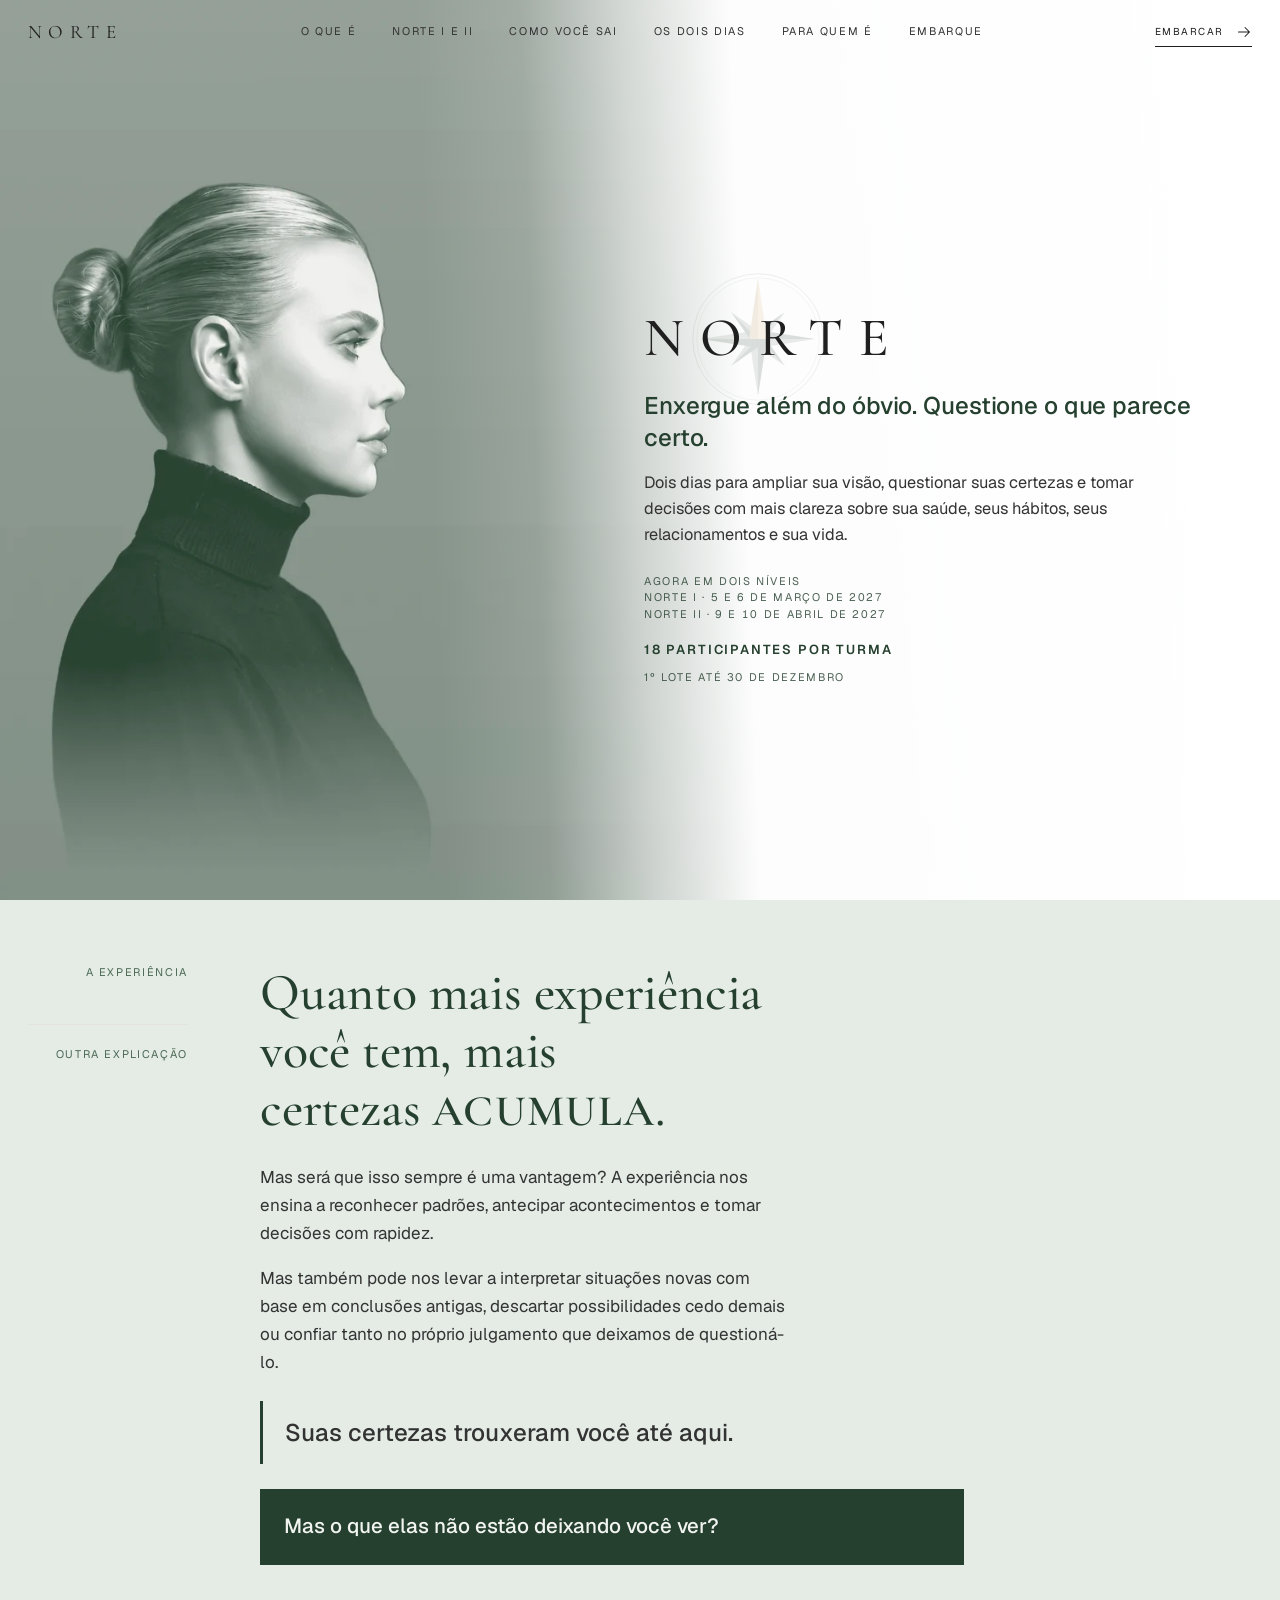
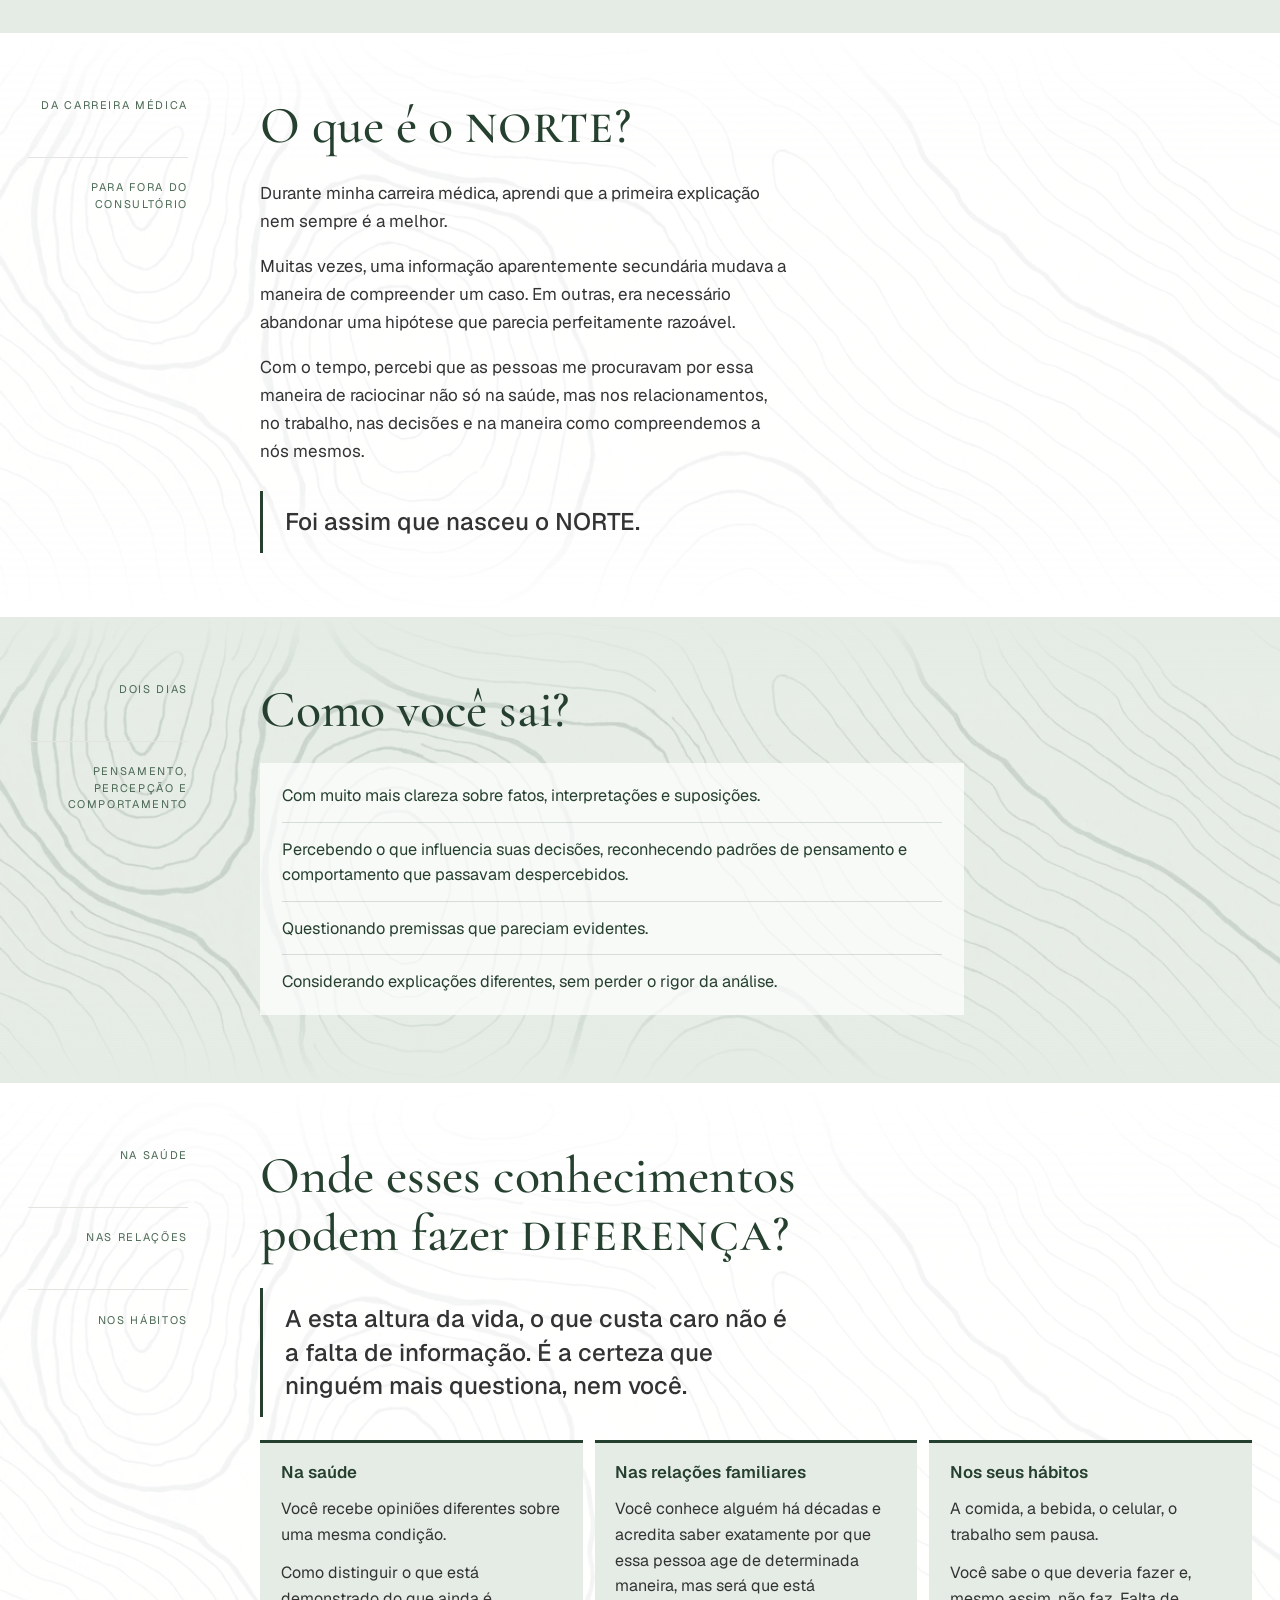
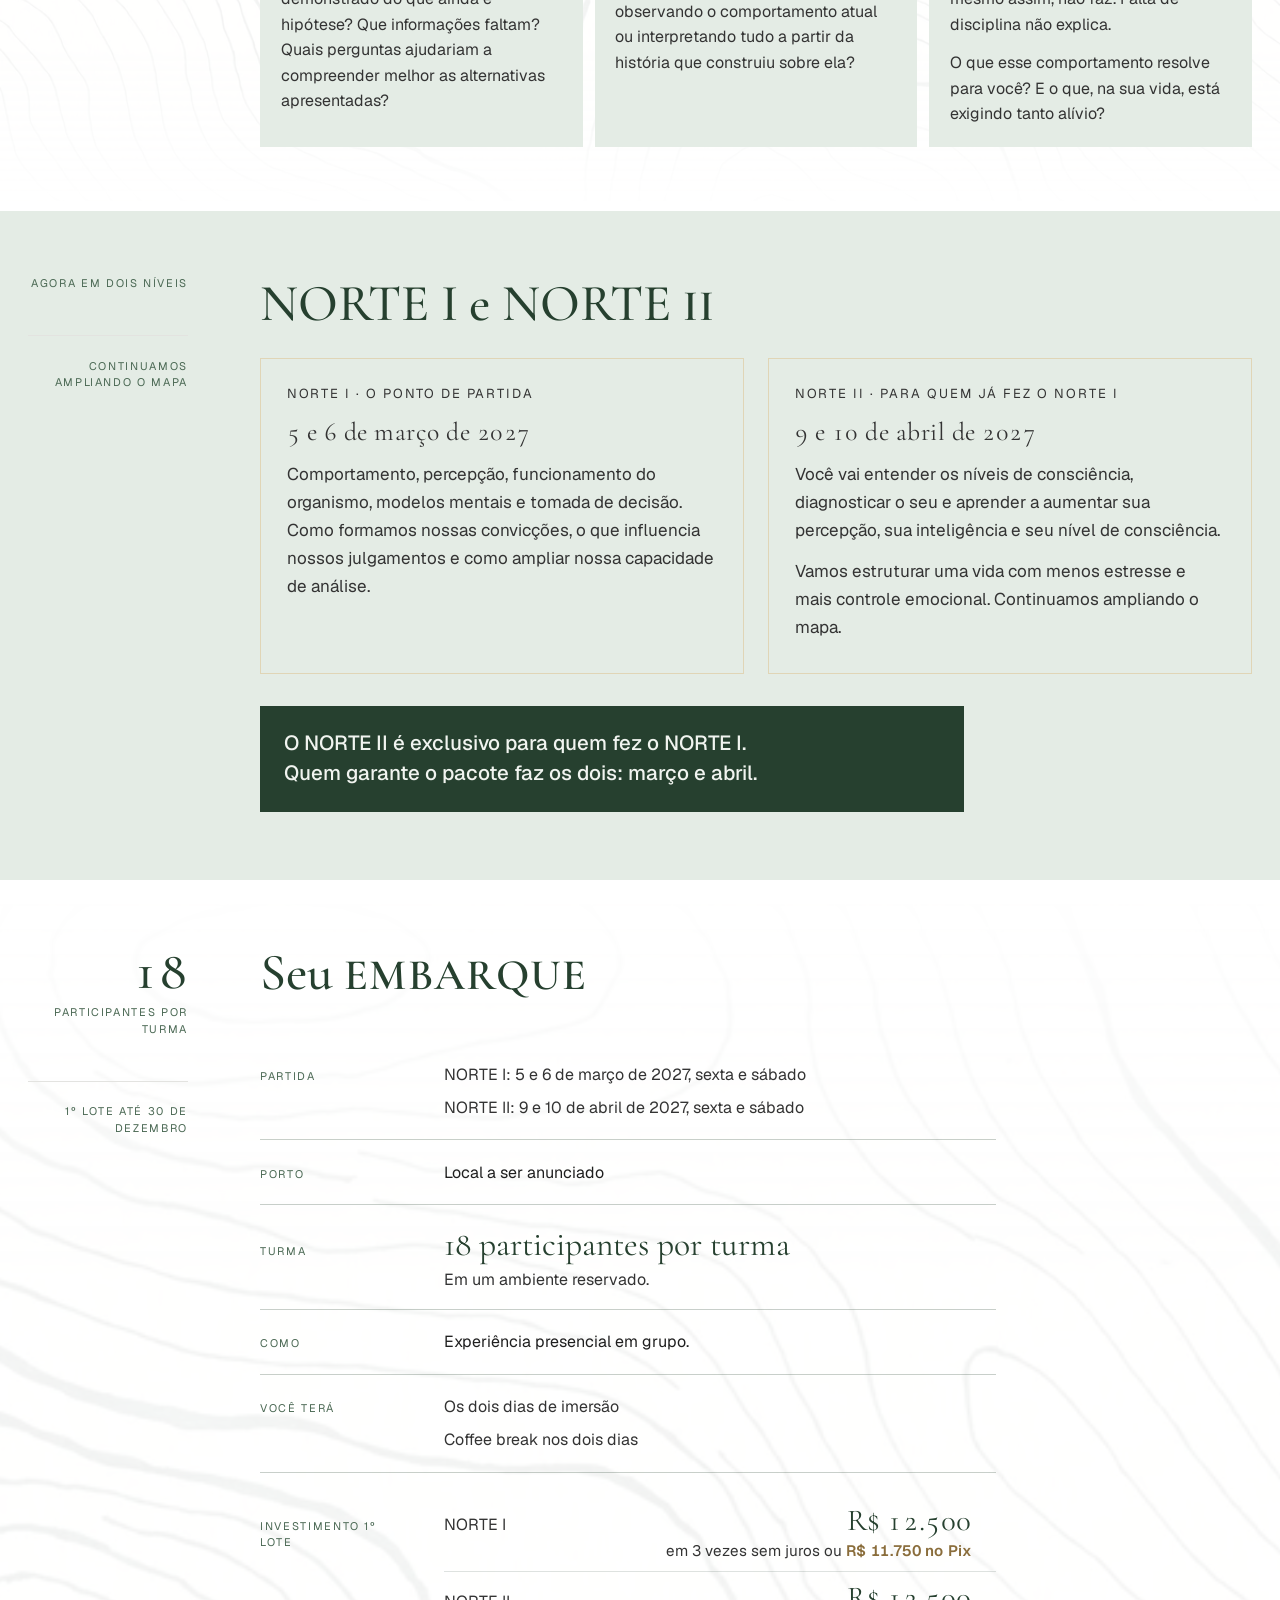
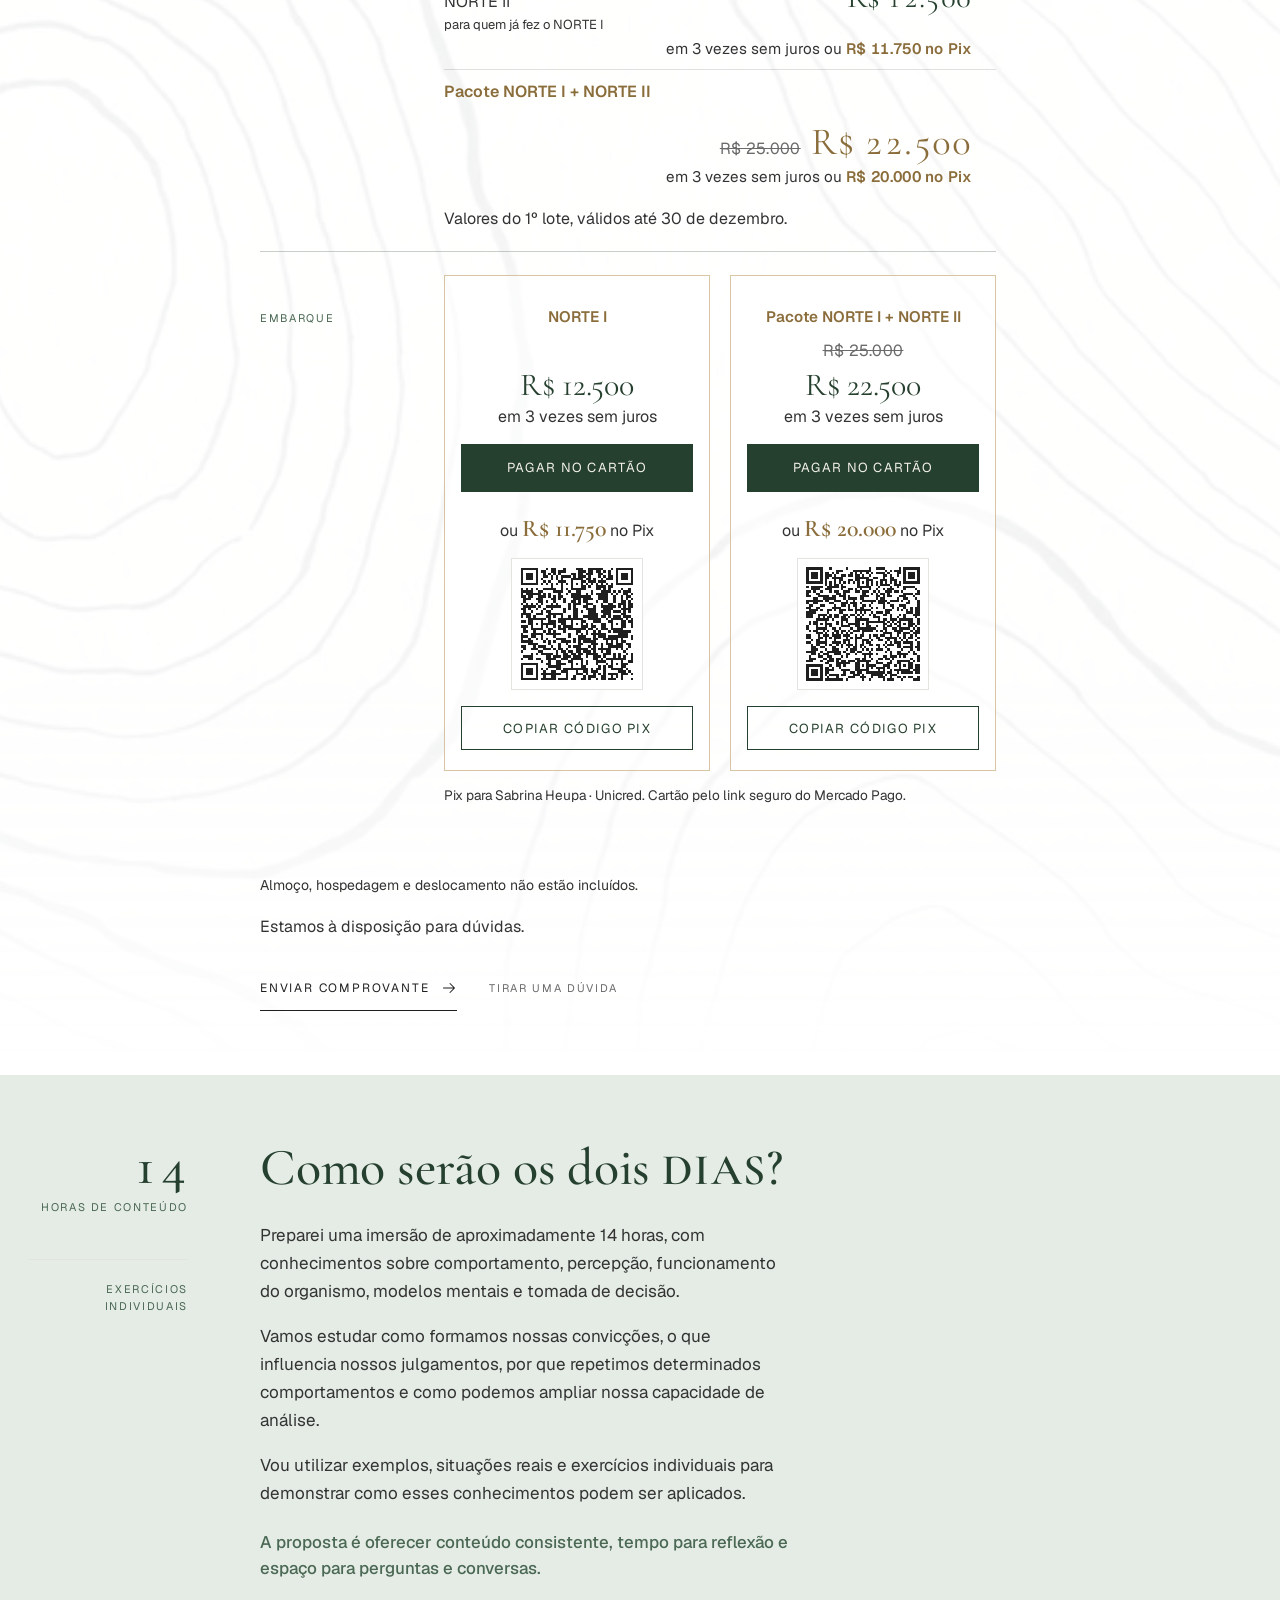
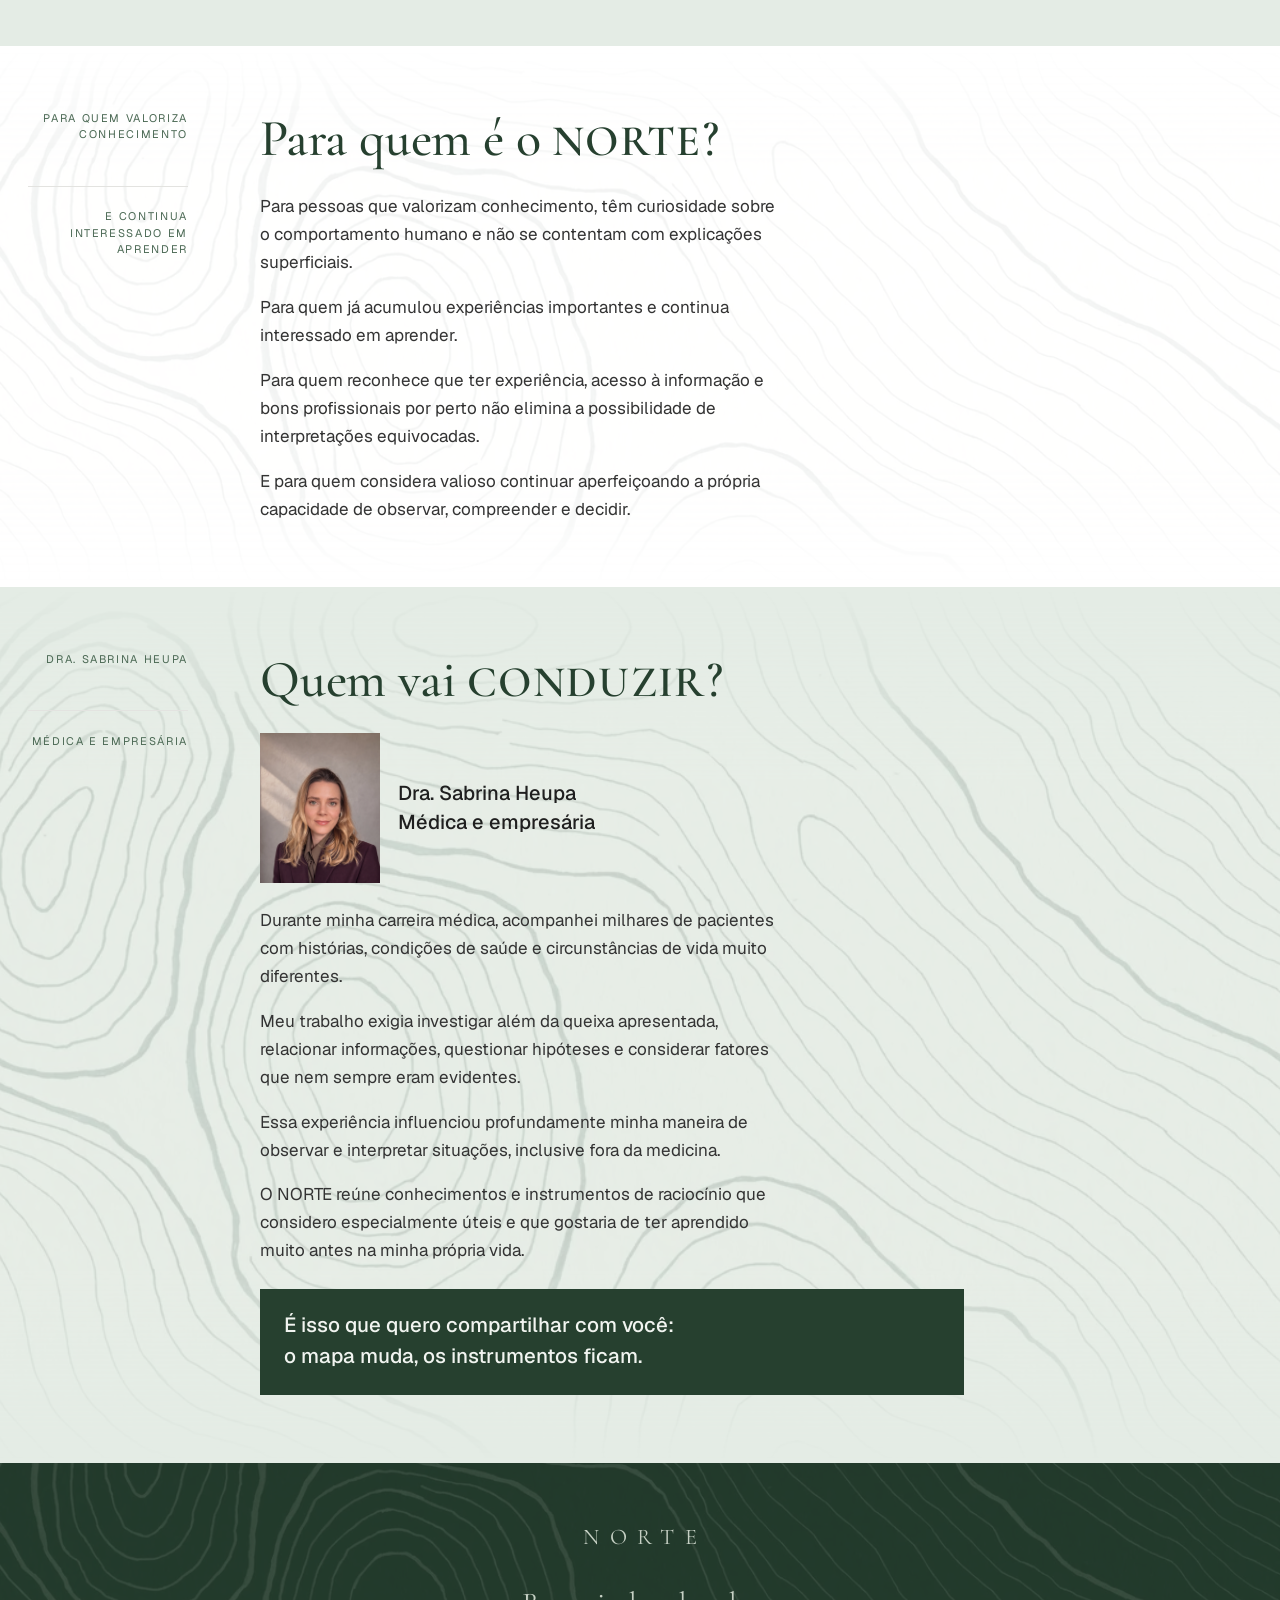
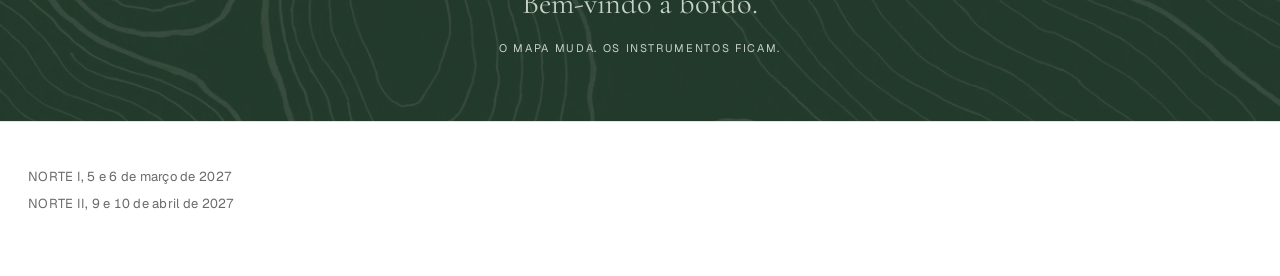
<file: index.html>
<!doctype html>
<html lang="pt-BR">
  <head>
    <meta charset="UTF-8" />
    <meta name="viewport" content="width=device-width, initial-scale=1.0, viewport-fit=cover" />
    <meta name="theme-color" content="#FFFFFF" />
    <meta name="color-scheme" content="light" />
    <!-- PROVISORIO: retirar esta linha no dia do lancamento -->
    <meta name="robots" content="index, follow" />
    <meta name="description" content="Imersão presencial de dois dias, em dois níveis, com a Dra. Sabrina Heupa. NORTE I: 5 e 6 de março de 2027. NORTE II: 9 e 10 de abril de 2027. 18 participantes por turma." />
    <meta property="og:title" content="NORTE" />
    <meta property="og:description" content="O mapa muda. Os instrumentos ficam. NORTE I em 5 e 6 de março e NORTE II em 9 e 10 de abril de 2027." />
    <meta property="og:type" content="website" />
    <meta property="og:url" content="https://sabrinaheupa.com.br/" />
    <meta property="og:image" content="https://sabrinaheupa.com.br/og/norte-nov.jpg?v=7" />
    <meta property="og:image:secure_url" content="https://sabrinaheupa.com.br/og/norte-nov.jpg?v=7" />
    <meta property="og:image:type" content="image/jpeg" />
    <meta property="og:image:width" content="1200" />
    <meta property="og:image:height" content="630" />
    <meta property="og:image:alt" content="NORTE I e NORTE II, com a Dra. Sabrina Heupa" />
    <meta property="og:site_name" content="NORTE" />
    <meta property="og:locale" content="pt_BR" />
    <meta name="twitter:card" content="summary_large_image" />
    <meta name="twitter:image" content="https://sabrinaheupa.com.br/og/norte-nov.jpg?v=7" />
    <meta name="twitter:title" content="NORTE" />
    <meta name="twitter:description" content="O mapa muda. Os instrumentos ficam. NORTE I em 5 e 6 de março e NORTE II em 9 e 10 de abril de 2027." />
    <title>NORTE | Imersão presencial com Dra. Sabrina Heupa</title>
    <style>html { background: #FFFFFF; } body { margin: 0; }</style>
    <script type="module" crossorigin src="/assets/index-BZrEf1dm.js"></script>
    <link rel="stylesheet" crossorigin href="/assets/index-FG6qY7Is.css">
  </head>
  <body>
    <div id="root"></div>
  </body>
</html>
</file>
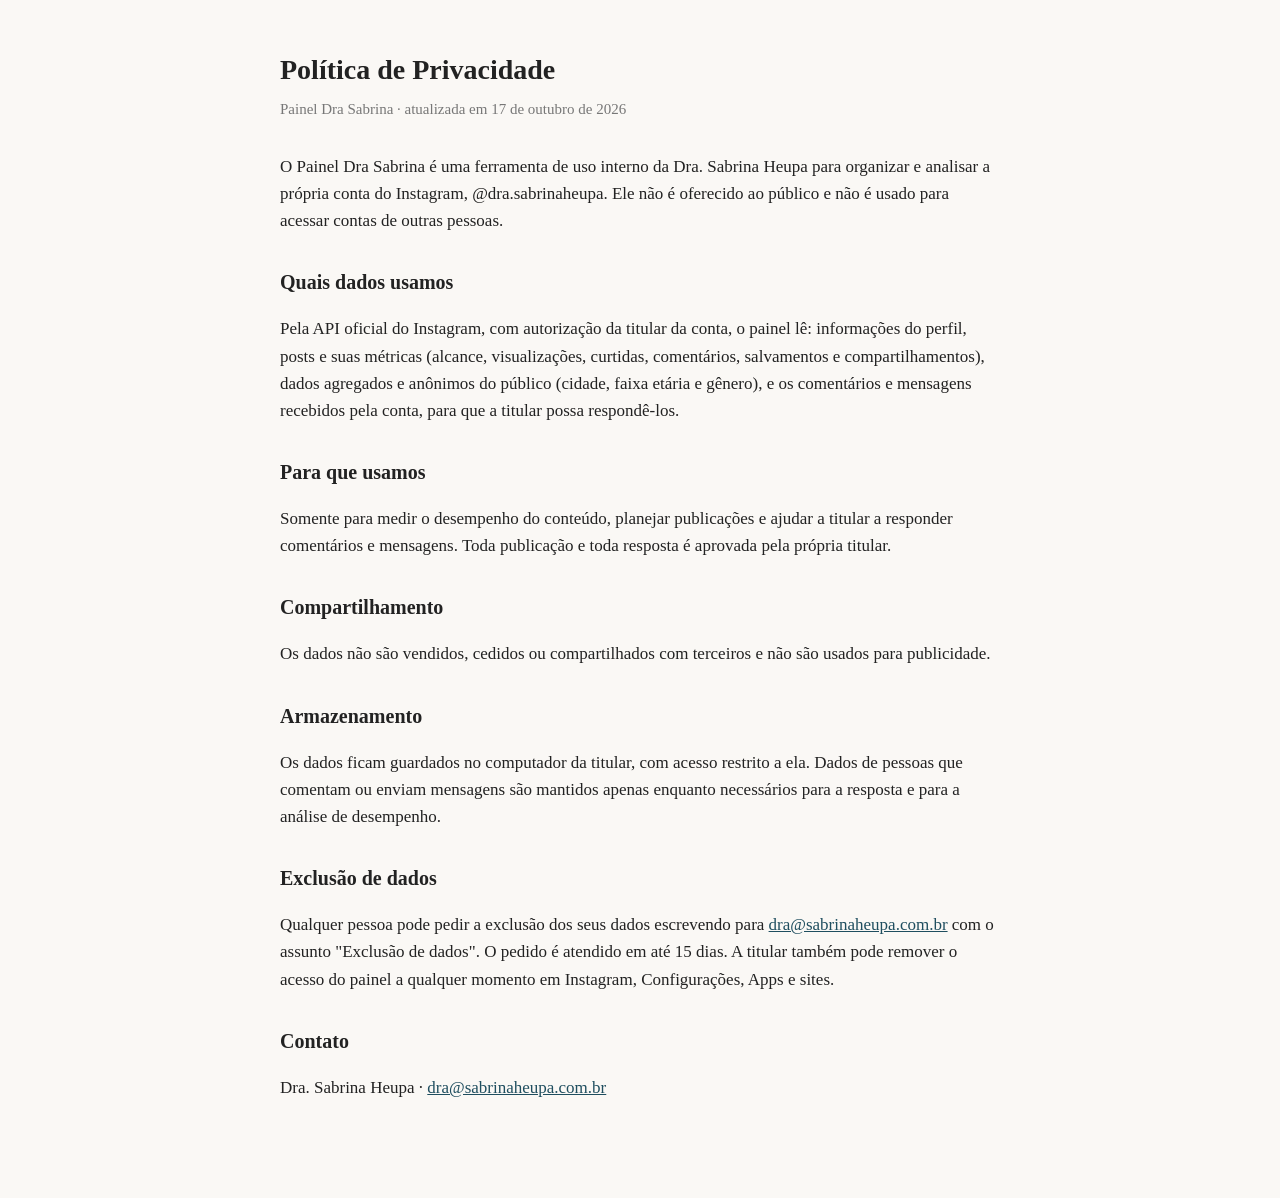
<file: privacidade.html>
<!doctype html>
<html lang="pt-BR">
<head>
<meta charset="utf-8">
<meta name="viewport" content="width=device-width, initial-scale=1">
<title>Política de Privacidade | Painel Dra Sabrina</title>
<meta name="robots" content="noindex">
<style>
  body { margin: 0; background: #faf8f5; color: #222; font: 17px/1.6 Georgia, serif; }
  main { max-width: 720px; margin: 0 auto; padding: 48px 20px 80px; }
  h1 { font-size: 28px; margin: 0 0 4px; }
  h2 { font-size: 20px; margin: 32px 0 8px; }
  .data { color: #777; font-size: 15px; margin: 0 0 32px; }
  a { color: #1F4E5F; }
</style>
</head>
<body>
<main>
<h1>Política de Privacidade</h1>
<p class="data">Painel Dra Sabrina · atualizada em 17 de outubro de 2026</p>

<p>O Painel Dra Sabrina é uma ferramenta de uso interno da Dra. Sabrina Heupa para organizar e analisar a própria conta do Instagram, @dra.sabrinaheupa. Ele não é oferecido ao público e não é usado para acessar contas de outras pessoas.</p>

<h2>Quais dados usamos</h2>
<p>Pela API oficial do Instagram, com autorização da titular da conta, o painel lê: informações do perfil, posts e suas métricas (alcance, visualizações, curtidas, comentários, salvamentos e compartilhamentos), dados agregados e anônimos do público (cidade, faixa etária e gênero), e os comentários e mensagens recebidos pela conta, para que a titular possa respondê-los.</p>

<h2>Para que usamos</h2>
<p>Somente para medir o desempenho do conteúdo, planejar publicações e ajudar a titular a responder comentários e mensagens. Toda publicação e toda resposta é aprovada pela própria titular.</p>

<h2>Compartilhamento</h2>
<p>Os dados não são vendidos, cedidos ou compartilhados com terceiros e não são usados para publicidade.</p>

<h2>Armazenamento</h2>
<p>Os dados ficam guardados no computador da titular, com acesso restrito a ela. Dados de pessoas que comentam ou enviam mensagens são mantidos apenas enquanto necessários para a resposta e para a análise de desempenho.</p>

<h2>Exclusão de dados</h2>
<p>Qualquer pessoa pode pedir a exclusão dos seus dados escrevendo para <a href="mailto:dra@sabrinaheupa.com.br">dra@sabrinaheupa.com.br</a> com o assunto "Exclusão de dados". O pedido é atendido em até 15 dias. A titular também pode remover o acesso do painel a qualquer momento em Instagram, Configurações, Apps e sites.</p>

<h2>Contato</h2>
<p>Dra. Sabrina Heupa · <a href="mailto:dra@sabrinaheupa.com.br">dra@sabrinaheupa.com.br</a></p>
</main>
</body>
</html>
</file>
<file: assets/index-FG6qY7Is.css>
@font-face{font-family:Cormorant Garamond;font-style:normal;font-display:swap;font-weight:400;src:url(/assets/cormorant-garamond-cyrillic-ext-400-normal-W3Dto7M0.woff2) format("woff2"),url(/assets/cormorant-garamond-cyrillic-ext-400-normal-DLdKLAvx.woff) format("woff");unicode-range:U+0460-052F,U+1C80-1C8A,U+20B4,U+2DE0-2DFF,U+A640-A69F,U+FE2E-FE2F}@font-face{font-family:Cormorant Garamond;font-style:normal;font-display:swap;font-weight:400;src:url(/assets/cormorant-garamond-cyrillic-400-normal-DD2KOZkl.woff2) format("woff2"),url(/assets/cormorant-garamond-cyrillic-400-normal-CVFrM67f.woff) format("woff");unicode-range:U+0301,U+0400-045F,U+0490-0491,U+04B0-04B1,U+2116}@font-face{font-family:Cormorant Garamond;font-style:normal;font-display:swap;font-weight:400;src:url(/assets/cormorant-garamond-vietnamese-400-normal-6K-YXo6g.woff2) format("woff2"),url(/assets/cormorant-garamond-vietnamese-400-normal-4uxlocMh.woff) format("woff");unicode-range:U+0102-0103,U+0110-0111,U+0128-0129,U+0168-0169,U+01A0-01A1,U+01AF-01B0,U+0300-0301,U+0303-0304,U+0308-0309,U+0323,U+0329,U+1EA0-1EF9,U+20AB}@font-face{font-family:Cormorant Garamond;font-style:normal;font-display:swap;font-weight:400;src:url(/assets/cormorant-garamond-latin-ext-400-normal-Drx2k2n9.woff2) format("woff2"),url(/assets/cormorant-garamond-latin-ext-400-normal-uvC0WHQr.woff) format("woff");unicode-range:U+0100-02BA,U+02BD-02C5,U+02C7-02CC,U+02CE-02D7,U+02DD-02FF,U+0304,U+0308,U+0329,U+1D00-1DBF,U+1E00-1E9F,U+1EF2-1EFF,U+2020,U+20A0-20AB,U+20AD-20C0,U+2113,U+2C60-2C7F,U+A720-A7FF}@font-face{font-family:Cormorant Garamond;font-style:normal;font-display:swap;font-weight:400;src:url(/assets/cormorant-garamond-latin-400-normal-B-1hWBU7.woff2) format("woff2"),url(/assets/cormorant-garamond-latin-400-normal-B7YtguxJ.woff) format("woff");unicode-range:U+0000-00FF,U+0131,U+0152-0153,U+02BB-02BC,U+02C6,U+02DA,U+02DC,U+0304,U+0308,U+0329,U+2000-206F,U+20AC,U+2122,U+2191,U+2193,U+2212,U+2215,U+FEFF,U+FFFD}@font-face{font-family:Cormorant Garamond;font-style:normal;font-display:swap;font-weight:500;src:url(/assets/cormorant-garamond-cyrillic-ext-500-normal-Yta7XZ9C.woff2) format("woff2"),url(/assets/cormorant-garamond-cyrillic-ext-500-normal-lsPpqi9g.woff) format("woff");unicode-range:U+0460-052F,U+1C80-1C8A,U+20B4,U+2DE0-2DFF,U+A640-A69F,U+FE2E-FE2F}@font-face{font-family:Cormorant Garamond;font-style:normal;font-display:swap;font-weight:500;src:url(/assets/cormorant-garamond-cyrillic-500-normal-CyAY5ZLS.woff2) format("woff2"),url(/assets/cormorant-garamond-cyrillic-500-normal-DkJXBcIH.woff) format("woff");unicode-range:U+0301,U+0400-045F,U+0490-0491,U+04B0-04B1,U+2116}@font-face{font-family:Cormorant Garamond;font-style:normal;font-display:swap;font-weight:500;src:url(/assets/cormorant-garamond-vietnamese-500-normal-BZGLGj12.woff2) format("woff2"),url(/assets/cormorant-garamond-vietnamese-500-normal-DqXqCC0q.woff) format("woff");unicode-range:U+0102-0103,U+0110-0111,U+0128-0129,U+0168-0169,U+01A0-01A1,U+01AF-01B0,U+0300-0301,U+0303-0304,U+0308-0309,U+0323,U+0329,U+1EA0-1EF9,U+20AB}@font-face{font-family:Cormorant Garamond;font-style:normal;font-display:swap;font-weight:500;src:url(/assets/cormorant-garamond-latin-ext-500-normal-CH1kM7og.woff2) format("woff2"),url(/assets/cormorant-garamond-latin-ext-500-normal-DYeaGGzO.woff) format("woff");unicode-range:U+0100-02BA,U+02BD-02C5,U+02C7-02CC,U+02CE-02D7,U+02DD-02FF,U+0304,U+0308,U+0329,U+1D00-1DBF,U+1E00-1E9F,U+1EF2-1EFF,U+2020,U+20A0-20AB,U+20AD-20C0,U+2113,U+2C60-2C7F,U+A720-A7FF}@font-face{font-family:Cormorant Garamond;font-style:normal;font-display:swap;font-weight:500;src:url(/assets/cormorant-garamond-latin-500-normal-BsRWmXhO.woff2) format("woff2"),url(/assets/cormorant-garamond-latin-500-normal-zIXX3Q-H.woff) format("woff");unicode-range:U+0000-00FF,U+0131,U+0152-0153,U+02BB-02BC,U+02C6,U+02DA,U+02DC,U+0304,U+0308,U+0329,U+2000-206F,U+20AC,U+2122,U+2191,U+2193,U+2212,U+2215,U+FEFF,U+FFFD}@font-face{font-family:Cormorant Garamond;font-style:italic;font-display:swap;font-weight:500;src:url(/assets/cormorant-garamond-cyrillic-ext-500-italic-ClXnudBg.woff2) format("woff2"),url(/assets/cormorant-garamond-cyrillic-ext-500-italic-DakTmaFY.woff) format("woff");unicode-range:U+0460-052F,U+1C80-1C8A,U+20B4,U+2DE0-2DFF,U+A640-A69F,U+FE2E-FE2F}@font-face{font-family:Cormorant Garamond;font-style:italic;font-display:swap;font-weight:500;src:url(/assets/cormorant-garamond-cyrillic-500-italic-DVnfXoMy.woff2) format("woff2"),url(/assets/cormorant-garamond-cyrillic-500-italic-C9gO-8KC.woff) format("woff");unicode-range:U+0301,U+0400-045F,U+0490-0491,U+04B0-04B1,U+2116}@font-face{font-family:Cormorant Garamond;font-style:italic;font-display:swap;font-weight:500;src:url(/assets/cormorant-garamond-vietnamese-500-italic-D3igDnAQ.woff2) format("woff2"),url(/assets/cormorant-garamond-vietnamese-500-italic-C-296ow0.woff) format("woff");unicode-range:U+0102-0103,U+0110-0111,U+0128-0129,U+0168-0169,U+01A0-01A1,U+01AF-01B0,U+0300-0301,U+0303-0304,U+0308-0309,U+0323,U+0329,U+1EA0-1EF9,U+20AB}@font-face{font-family:Cormorant Garamond;font-style:italic;font-display:swap;font-weight:500;src:url(/assets/cormorant-garamond-latin-ext-500-italic-CE7zdTnu.woff2) format("woff2"),url(/assets/cormorant-garamond-latin-ext-500-italic-CalKM9tT.woff) format("woff");unicode-range:U+0100-02BA,U+02BD-02C5,U+02C7-02CC,U+02CE-02D7,U+02DD-02FF,U+0304,U+0308,U+0329,U+1D00-1DBF,U+1E00-1E9F,U+1EF2-1EFF,U+2020,U+20A0-20AB,U+20AD-20C0,U+2113,U+2C60-2C7F,U+A720-A7FF}@font-face{font-family:Cormorant Garamond;font-style:italic;font-display:swap;font-weight:500;src:url(/assets/cormorant-garamond-latin-500-italic-Y14P-dkT.woff2) format("woff2"),url(/assets/cormorant-garamond-latin-500-italic-DhNIfkTX.woff) format("woff");unicode-range:U+0000-00FF,U+0131,U+0152-0153,U+02BB-02BC,U+02C6,U+02DA,U+02DC,U+0304,U+0308,U+0329,U+2000-206F,U+20AC,U+2122,U+2191,U+2193,U+2212,U+2215,U+FEFF,U+FFFD}@font-face{font-family:Cormorant Garamond;font-style:normal;font-display:swap;font-weight:600;src:url(/assets/cormorant-garamond-cyrillic-ext-600-normal-BMhMHfrj.woff2) format("woff2"),url(/assets/cormorant-garamond-cyrillic-ext-600-normal-CsIYWmWK.woff) format("woff");unicode-range:U+0460-052F,U+1C80-1C8A,U+20B4,U+2DE0-2DFF,U+A640-A69F,U+FE2E-FE2F}@font-face{font-family:Cormorant Garamond;font-style:normal;font-display:swap;font-weight:600;src:url(/assets/cormorant-garamond-cyrillic-600-normal-C2atO-64.woff2) format("woff2"),url(/assets/cormorant-garamond-cyrillic-600-normal-FNmA3REe.woff) format("woff");unicode-range:U+0301,U+0400-045F,U+0490-0491,U+04B0-04B1,U+2116}@font-face{font-family:Cormorant Garamond;font-style:normal;font-display:swap;font-weight:600;src:url(/assets/cormorant-garamond-vietnamese-600-normal-BoXdMtcr.woff2) format("woff2"),url(/assets/cormorant-garamond-vietnamese-600-normal-C4HEjEaf.woff) format("woff");unicode-range:U+0102-0103,U+0110-0111,U+0128-0129,U+0168-0169,U+01A0-01A1,U+01AF-01B0,U+0300-0301,U+0303-0304,U+0308-0309,U+0323,U+0329,U+1EA0-1EF9,U+20AB}@font-face{font-family:Cormorant Garamond;font-style:normal;font-display:swap;font-weight:600;src:url(/assets/cormorant-garamond-latin-ext-600-normal-DaBc-lu7.woff2) format("woff2"),url(/assets/cormorant-garamond-latin-ext-600-normal-Dk3-quAP.woff) format("woff");unicode-range:U+0100-02BA,U+02BD-02C5,U+02C7-02CC,U+02CE-02D7,U+02DD-02FF,U+0304,U+0308,U+0329,U+1D00-1DBF,U+1E00-1E9F,U+1EF2-1EFF,U+2020,U+20A0-20AB,U+20AD-20C0,U+2113,U+2C60-2C7F,U+A720-A7FF}@font-face{font-family:Cormorant Garamond;font-style:normal;font-display:swap;font-weight:600;src:url(/assets/cormorant-garamond-latin-600-normal-Co1r35X9.woff2) format("woff2"),url(/assets/cormorant-garamond-latin-600-normal-2CBVLo0M.woff) format("woff");unicode-range:U+0000-00FF,U+0131,U+0152-0153,U+02BB-02BC,U+02C6,U+02DA,U+02DC,U+0304,U+0308,U+0329,U+2000-206F,U+20AC,U+2122,U+2191,U+2193,U+2212,U+2215,U+FEFF,U+FFFD}@font-face{font-family:Geist Variable;font-style:normal;font-display:swap;font-weight:100 900;src:url(/assets/geist-cyrillic-ext-wght-normal-DjL33-gN.woff2) format("woff2-variations");unicode-range:U+0460-052F,U+1C80-1C8A,U+20B4,U+2DE0-2DFF,U+A640-A69F,U+FE2E-FE2F}@font-face{font-family:Geist Variable;font-style:normal;font-display:swap;font-weight:100 900;src:url(/assets/geist-cyrillic-wght-normal-BEAKL7Jp.woff2) format("woff2-variations");unicode-range:U+0301,U+0400-045F,U+0490-0491,U+04B0-04B1,U+2116}@font-face{font-family:Geist Variable;font-style:normal;font-display:swap;font-weight:100 900;src:url(/assets/geist-vietnamese-wght-normal-6IgcOCM7.woff2) format("woff2-variations");unicode-range:U+0102-0103,U+0110-0111,U+0128-0129,U+0168-0169,U+01A0-01A1,U+01AF-01B0,U+0300-0301,U+0303-0304,U+0308-0309,U+0323,U+0329,U+1EA0-1EF9,U+20AB}@font-face{font-family:Geist Variable;font-style:normal;font-display:swap;font-weight:100 900;src:url(/assets/geist-latin-ext-wght-normal-DC-KSUi6.woff2) format("woff2-variations");unicode-range:U+0100-02BA,U+02BD-02C5,U+02C7-02CC,U+02CE-02D7,U+02DD-02FF,U+0304,U+0308,U+0329,U+1D00-1DBF,U+1E00-1E9F,U+1EF2-1EFF,U+2020,U+20A0-20AB,U+20AD-20C0,U+2113,U+2C60-2C7F,U+A720-A7FF}@font-face{font-family:Geist Variable;font-style:normal;font-display:swap;font-weight:100 900;src:url(/assets/geist-latin-wght-normal-BgDaEnEv.woff2) format("woff2-variations");unicode-range:U+0000-00FF,U+0131,U+0152-0153,U+02BB-02BC,U+02C6,U+02DA,U+02DC,U+0304,U+0308,U+0329,U+2000-206F,U+20AC,U+2122,U+2191,U+2193,U+2212,U+2215,U+FEFF,U+FFFD}:root{--papel: #FFFFFF;--papel-2: #F2F2F2;--papel-3: #F6F6F4;--tinta: #1F1F1F;--tinta-media: #333333;--tinta-fraca: #6A6A6A;--verde: #26402F;--verde-medio: #4A6853;--verde-claro: #E4ECE5;--fio: #E3E3E0;--fio-forte: #BDBDB8;--display: "Cormorant Garamond", "Iowan Old Style", Georgia, serif;--texto: "Geist Variable", -apple-system, BlinkMacSystemFont, "Segoe UI", Roboto, Helvetica, Arial, sans-serif;--medida: 33rem;--larga: 62rem;--larg: 87.5rem;--curva: .16, 1, .3, 1}*{box-sizing:border-box}html{background:var(--papel);scroll-behavior:smooth;-webkit-text-size-adjust:100%}body{margin:0;color:var(--tinta);font-family:var(--texto);font-size:1.0625rem;font-weight:400;line-height:1.65;font-feature-settings:"kern" 1,"liga" 1;-webkit-font-smoothing:antialiased;overflow-x:hidden}h1,h2,h3{font-family:var(--display);font-weight:500;line-height:1.08;letter-spacing:-.004em;margin:0}p{margin:0 0 1.35rem}p:last-child{margin-bottom:0}a{color:inherit;text-decoration:none}img{display:block;max-width:100%;height:auto}::selection{background:#d4dcd2}:focus-visible{outline:2px solid var(--verde);outline-offset:3px}.pular{position:absolute;left:-9999px}.pular:focus{left:1rem;top:1rem;z-index:100;background:var(--verde);color:var(--papel-3);padding:.75rem 1rem;font-size:.875rem}.faixa{width:100%;max-width:var(--larg);margin:0 auto;padding:0 1.75rem}.medida{max-width:var(--medida)}.versal{font-size:.6875rem;font-weight:400;letter-spacing:.15em;text-transform:uppercase;line-height:1.5}.num{font-variant-numeric:tabular-nums;letter-spacing:.02em}.topo{position:fixed;top:0;left:0;right:0;z-index:40;height:64px;display:flex;align-items:center;transition:background .4s ease,border-color .4s ease,backdrop-filter .4s ease;border-bottom:1px solid transparent}.topo-fixo{background:#ffffffeb;backdrop-filter:blur(14px);-webkit-backdrop-filter:blur(14px);border-bottom-color:var(--fio)}.topo-linha{display:flex;align-items:center;justify-content:space-between;gap:1.5rem}.topo-marca{font-family:var(--display);font-size:1.1875rem;letter-spacing:.34em;padding-right:.34em}.topo-links{display:flex;gap:2.25rem;color:var(--tinta-media)}.topo-links a{position:relative}.topo-links a:after{content:"";position:absolute;left:0;right:100%;bottom:-4px;height:1px;background:var(--verde);transition:right .35s cubic-bezier(var(--curva))}.topo-links a:hover{color:var(--tinta)}.topo-links a:hover:after{right:0}@media(max-width:64rem){.topo-links{display:none}}.acao{display:inline-flex;align-items:center;gap:.75rem;white-space:nowrap;font-family:var(--texto);font-size:.6875rem;font-weight:400;letter-spacing:.15em;text-transform:uppercase;line-height:1;padding:.85rem 0 .7rem;background:transparent;color:var(--tinta);border:0;border-bottom:1px solid var(--tinta);transition:color .25s cubic-bezier(var(--curva)),border-color .25s cubic-bezier(var(--curva))}.acao:hover{color:var(--verde);border-bottom-color:var(--verde)}.acao svg{transition:transform .3s cubic-bezier(var(--curva))}.acao:hover svg{transform:translate(4px)}.acao-vazia{color:var(--tinta-fraca);border-bottom-color:transparent}.acao-vazia:hover{color:var(--tinta);border-bottom-color:var(--tinta)}.acao-mini{font-size:.625rem;padding:.5rem 0 .4rem}.acao-grande{font-size:.75rem;padding:1rem 0 .85rem}.capa{position:relative;min-height:clamp(42rem,100dvh,60rem);display:flex;flex-direction:column;justify-content:flex-end;padding:6.5rem 0 3rem;overflow:hidden}.capa-fundo{position:absolute;top:0;right:0;bottom:0;left:0;z-index:-2}.capa-fundo img{width:100%;height:100%;object-fit:cover;object-position:0% 30%}.capa-veu{position:absolute;top:0;right:0;bottom:0;left:0;z-index:-1;background:linear-gradient(180deg,#fff3,#fff0 26%,#ffffffb8 58%,#fffffff7 78%,#fff)}@media(min-width:64rem){.capa-fundo img{width:93%;object-position:50% 33%}.capa-baixo{justify-content:end}.capa-veu{background:linear-gradient(268deg,#fff,#fffffffa 42%,#fff9,#ffffff1f,#fff0 66%)}}.capa-marca{font-family:var(--display);font-weight:500;font-size:clamp(2.2rem,5vw,3.4rem);line-height:.9;letter-spacing:.3em;margin:0 0 1.5rem;color:var(--tinta)}.capa-baixo{display:grid;grid-template-columns:1fr;gap:2rem;margin-top:auto}@media(min-width:64rem){.capa-baixo{grid-template-columns:minmax(0,48rem)}}.capa h1{font-size:clamp(1.85rem,5.6vw,3.4rem);font-style:normal;line-height:1.1;margin-bottom:1.35rem;text-wrap:balance;max-width:22ch;color:var(--tinta)}.capa-acoes{display:flex;flex-wrap:wrap;gap:2rem;align-items:center}.capa-dados{color:var(--tinta);margin:0 0 2rem}.capa-dados p{margin:0 0 .5rem}.capa-dados .num{color:var(--tinta)}@media(max-width:63.99rem){.capa{min-height:80vh;min-height:80dvh;justify-content:flex-start;padding:49vh 0 2.5rem}.capa-marca{position:absolute;top:20vh;left:46%;right:1.75rem;z-index:2;font-size:clamp(1.6rem,7.6vw,2.1rem);letter-spacing:.3em;margin:0}.capa-fundo{inset:auto;top:0;left:0;right:0;height:58vh}.capa-veu{inset:auto;top:0;left:0;right:0;height:58vh;background:linear-gradient(180deg,#fff0,#fff0 62%,#ffffffd9 86%,#fff)}.capa-baixo{margin-top:0}.capa-sub{font-size:1rem}}.bloco{position:relative;padding:4.7rem 0}@media(min-width:60rem){.bloco{padding:6rem 0}}.bloco-verde{background:var(--verde-claro)}.bloco-verde.tex:before{opacity:.14}.tex{position:relative}.tex:before{content:"";position:absolute;top:0;right:0;bottom:0;left:0;z-index:0;pointer-events:none;background-image:url(/imagens/curvas.webp);background-size:cover;background-position:center;opacity:.06;mask-image:linear-gradient(180deg,transparent,#000 22%,#000 78%,transparent);-webkit-mask-image:linear-gradient(180deg,transparent,#000 22%,#000 78%,transparent)}.tex>*{position:relative;z-index:1}.cabeca{margin-bottom:2.75rem}.cabeca h2{font-size:clamp(2.1rem,4.2vw,3.25rem);line-height:1.12;color:var(--verde);text-wrap:balance;max-width:22ch}h2 strong{font-weight:600;text-transform:uppercase;font-size:.84em;letter-spacing:.03em}.cabeca-rotulo{color:var(--verde);margin:0 0 .9rem}.margeada{display:grid;grid-template-columns:1fr;gap:2rem}@media(min-width:64rem){.margeada{grid-template-columns:10rem minmax(0,var(--larga));gap:4.5rem;align-items:start}.prosa p,.casos,.caso-fecho,.ficha,.nota{max-width:var(--medida)}.destaque{max-width:44rem}.colunas{max-width:none;column-count:2;column-gap:3rem}.colunas p{max-width:none;break-inside:avoid}.margem{position:sticky;top:7.5rem;text-align:right}}.margem{color:var(--verde-medio)}@media(max-width:63.99rem){.margem{display:none}.margeada{gap:0}}.margem-bloco{padding-bottom:1.35rem;margin-bottom:1.35rem}.margem-bloco+.margem-bloco{border-top:1px solid var(--fio);padding-top:1.35rem}.margem-numero{font-family:var(--display);font-weight:500;font-size:3.4rem;line-height:1;color:var(--verde);display:block;margin-bottom:.35rem}.prosa p{color:var(--tinta-media)}.destaque{font-family:var(--display);font-weight:500;font-size:clamp(1.7rem,3.4vw,2.4rem);line-height:1.22;color:var(--verde);margin:3rem 0;padding:1.25rem 0 1.25rem 1.75rem;border-left:3px solid var(--verde);text-wrap:balance}.linha-fim{font-family:var(--display);font-weight:500;font-size:clamp(1.25rem,2.2vw,1.5rem);line-height:1.35;color:var(--verde-medio)!important;margin-top:2.25rem}.abre{font-family:var(--display);font-weight:500;font-size:clamp(1.45rem,2.8vw,1.9rem);line-height:1.3;color:var(--tinta)!important;margin-bottom:1.75rem;text-wrap:balance}@media(min-width:48rem){.duas{grid-template-columns:1fr 1fr;gap:1.25rem}}.cartao{background:#fff;border-top:3px solid var(--verde);padding:1.5rem 1.5rem 1.6rem}.cartao p{margin:0;font-size:1rem;line-height:1.6;max-width:none}.caixa{background:var(--verde);color:#f1f4f0;padding:1.75rem 1.75rem 1.85rem;margin:2rem 0 2.25rem}.caixa p{margin:0;max-width:none;color:#f1f4f0!important;font-family:var(--display);font-weight:500;font-size:clamp(1.35rem,2.4vw,1.7rem);line-height:1.3;text-wrap:balance}.cartao-suave{background:var(--verde-claro)}.cartao-solo{margin:2rem 0 2.25rem}.perguntas{background:var(--verde-claro);padding:1.6rem 1.75rem 1.7rem;margin:2rem 0 2.25rem}.perguntas p{margin:0;max-width:none;color:var(--verde)!important;font-family:var(--display);font-style:italic;font-weight:500;font-size:clamp(1.25rem,2.4vw,1.6rem);line-height:1.3;text-wrap:balance}.perguntas span{display:block}.perguntas span+span{margin-top:.6rem;padding-top:.6rem;border-top:1px solid rgba(38,64,47,.16)}@media(min-width:64rem){.duas,.caixa,.cartao-solo,.perguntas{max-width:44rem}.abre{max-width:40rem}}.casos{margin-top:1.5rem;display:grid;grid-template-columns:1fr;gap:1rem}.caso{background:var(--verde-claro);border-top:3px solid var(--verde);padding:1.5rem 1.5rem 1.6rem}.caso-num{display:block;font-family:var(--display);font-weight:500;font-size:1.5rem;color:var(--verde);line-height:1;margin-bottom:.6rem}.caso p{margin:0;color:var(--tinta-media);font-size:1rem;line-height:1.6;max-width:none}@media(min-width:64rem){.casos{max-width:var(--larga);grid-template-columns:repeat(3,1fr);gap:1.25rem}}@media(min-width:48rem){.painel{padding:2.75rem 3rem}}@media(min-width:64rem){.margem:has(.retrato){text-align:left}}.ficha{margin:2.5rem 0 3rem}.ficha-parcela{display:block;font-family:var(--texto);font-size:1rem;color:var(--tinta-media);margin-top:.35rem}.capa h1.capa-longa{font-size:clamp(1.55rem,3.6vw,2.5rem);line-height:1.22;max-width:30ch}.capa-lema{font-family:var(--display);font-weight:500;font-size:clamp(1.35rem,2.6vw,1.8rem);line-height:1.25;color:var(--verde);margin:0 0 1.75rem}.capa-nota{color:var(--verde);opacity:.82;margin:-.85rem 0 1.75rem}.capa-nota .num{letter-spacing:.15em}.capa-nota-linha{display:block;max-width:calc(100vw - 3rem)}.capa-nota-chamada{margin-top:1.1rem}@media(max-width:40rem){.capa-nota{font-size:.625rem;letter-spacing:.12em}.capa-nota .num{letter-spacing:.12em}}.ficha-marca{letter-spacing:.34em;padding-left:.34em}.ficha>div{display:grid;grid-template-columns:1fr;gap:.35rem;padding:1.2rem 0}.ficha>div+div{border-top:1px solid rgba(38,64,47,.25)}@media(min-width:44rem){.ficha>div{grid-template-columns:9.5rem 1fr;gap:2rem;align-items:baseline}}.ficha dt{color:var(--verde-medio)}.ficha dd{margin:0;font-size:1rem;line-height:1.6}.ficha-valor dd{font-family:var(--display);font-size:2.1rem;line-height:1.2;color:var(--verde)}.nota{font-size:.875rem;color:var(--tinta-fraca);margin-top:1rem}.pix{display:flex;flex-wrap:wrap;gap:1.25rem 1.75rem;align-items:center;margin-top:.25rem}.pix-qr{width:180px;height:180px;background:#fff;padding:8px;box-sizing:content-box;border:1px solid var(--fio)}.pix-texto{min-width:0}.pix-nome{margin:0 0 .35rem;font-size:1rem}.pix-valor{margin:0 0 1rem;font-size:.9375rem;color:var(--tinta-media)}.pix-chave{margin:0 0 1rem;font-size:.8125rem;color:var(--tinta-fraca);word-break:break-all}.pix-botao{cursor:pointer;font-family:var(--texto)}.nota-pix{font-size:1rem;color:var(--tinta-media);margin:0 0 1.5rem;max-width:var(--medida)}.ficha-acoes{display:flex;flex-wrap:wrap;gap:1.5rem 2rem;align-items:center}.fecho{position:relative;background:var(--verde);color:#edf0ea;padding:6rem 0 6.5rem;text-align:center;overflow:hidden}.fecho:before{content:"";position:absolute;top:0;right:0;bottom:0;left:0;z-index:0;pointer-events:none;background-image:url(/imagens/curvas.webp);background-size:cover;background-position:center;opacity:.1;filter:invert(1)}.fecho>*{position:relative;z-index:1}.fecho h2{color:#f4f6f2;font-size:clamp(2rem,4.2vw,3.1rem);line-height:1.12;margin:0 auto 1.75rem;max-width:26ch;text-wrap:balance}.fecho p{color:#c6d0c4}.fecho .medida{margin-left:auto;margin-right:auto}.fecho-marca{font-family:var(--display);font-size:1.4rem;letter-spacing:.46em;padding-left:.46em;color:#edf0ea;margin:3.25rem 0 1.75rem}.fecho-frase{font-family:var(--display);font-size:clamp(1.4rem,2.8vw,1.9rem);line-height:1.3;color:#f4f6f2}.rodape{border-top:1px solid var(--fio);padding:2.75rem 0 3.5rem}.rodape-grade{display:flex;flex-wrap:wrap;gap:1.25rem 3rem;justify-content:space-between;align-items:baseline;font-size:.8125rem;color:var(--tinta-fraca)}.rodape p{margin:0 0 .35rem}@media(prefers-reduced-motion:reduce){html{scroll-behavior:auto}*,*:before,*:after{animation-duration:.001ms!important;transition-duration:.001ms!important}}.capa-apoio{max-width:34rem;font-size:1.02rem;line-height:1.6;margin:.9rem 0 0}.perguntas-brancas{background:#ffffffb8}.perguntas p+p{margin-top:.85rem}.fecho-lema{margin-top:.9rem;opacity:.75}.caso p+p{margin-top:.8rem}.cartao p+p{margin-top:.8rem}.ficha dd p{margin:0}.ficha dd p+p{margin-top:.8rem}.ficha-ponte{margin-bottom:1.1rem}.ficha-ponte p{font-family:var(--texto);font-size:1rem;line-height:1.6;color:var(--tinta-media)}.ficha-preco{display:block}@media(min-width:64rem){.capa{justify-content:flex-start}.capa-baixo{margin-top:max(0rem,calc(min(33dvh,19.8rem) + 2.8vw - 8rem));grid-template-columns:minmax(0,38rem)}}@media(min-width:64rem)and (max-height:46rem){.capa{min-height:100dvh}}.capa-lema+.capa-apoio{margin:-.75rem 0 2.4rem;color:var(--tinta-media)}.caso-titulo{font-size:1.3rem;line-height:1.15;margin-bottom:.8rem}#a-casa+#dois-dias{border-top:1px solid var(--fio)}.capa-lema{font-family:var(--texto);font-weight:500;font-size:clamp(1.2rem,2.2vw,1.5rem);line-height:1.32;letter-spacing:-.005em}.destaque{font-family:var(--texto);font-weight:500;font-size:clamp(1.2rem,2.2vw,1.5rem);line-height:1.4;margin:2.5rem 0;padding:.9rem 0 .9rem 1.4rem}.caixa p{font-family:var(--texto);font-weight:500;font-size:clamp(1.08rem,1.9vw,1.28rem);line-height:1.5}.perguntas p{font-family:var(--texto);font-style:normal;font-weight:400;font-size:1.02rem;line-height:1.55;text-wrap:pretty}.perguntas p+p{margin-top:.85rem;padding-top:.85rem;border-top:1px solid rgba(38,64,47,.16)}.linha-fim{font-family:var(--texto);font-weight:500;font-size:1.05rem;line-height:1.55}.abre{font-family:var(--texto);font-weight:500;font-size:clamp(1.1rem,1.8vw,1.25rem);line-height:1.45}.caso-num.caso-titulo{font-family:var(--texto);font-weight:600;font-size:1.05rem;line-height:1.3}.conduz{display:flex;align-items:center;gap:1.15rem;margin-bottom:1.9rem}.conduz img{width:6rem;height:7.5rem;flex:none;object-fit:cover;object-position:50% 22%}.conduz .abre{margin:0}@media(min-width:64rem){.conduz img{width:7.5rem;height:9.4rem}}#onde+#dois-dias{border-top:1px solid var(--fio)}@media(max-width:63.99rem){.capa-fundo{overflow:hidden;-webkit-mask-image:linear-gradient(180deg,#000 0%,#000 70%,transparent 97%);mask-image:linear-gradient(180deg,#000 0%,#000 70%,transparent 97%)}.capa-veu{height:calc(58vh + 2px)}}.bloco{padding:2.6rem 0}@media(min-width:60rem){.bloco{padding:4rem 0}}.cabeca{margin-bottom:1.5rem}p{margin-bottom:1.05rem}.destaque{margin:1.6rem 0}.caixa{margin:1.5rem 0 .25rem;padding:1.35rem 1.5rem 1.45rem}.perguntas{margin:1.25rem 0 .25rem;padding:1.25rem 1.4rem 1.3rem}.casos{margin-top:.5rem;gap:.75rem}.caso{padding:1.2rem 1.3rem 1.3rem}.linha-fim{margin-top:1.4rem}.conduz{margin-bottom:1.4rem}.fecho{padding:3.5rem 0 4rem}.fecho-marca{margin-top:0}@media(max-width:63.99rem){.capa{min-height:0;padding-bottom:1.75rem}}.bloco{scroll-margin-top:1.75rem}.ficha dd p+p{margin-top:.45rem}.capa-nota-doze{font-size:.8125rem;font-weight:600;opacity:1;color:var(--verde);letter-spacing:.14em}.capa-nota{opacity:1}.capa-nota-linha:not(.capa-nota-doze){opacity:.82}.capa-nota-doze+.capa-nota-chamada{margin-top:.6rem}@media(max-width:40rem){.capa-nota-doze{font-size:.75rem}}.destaque-abre{margin-top:0;margin-bottom:1.4rem;text-wrap:pretty}.capa-marca{position:relative;z-index:0}.capa-rosa{position:absolute;z-index:-1;pointer-events:none;width:2.5em;height:2.5em;left:2.1em;top:50%;transform:translate(-50%,-50%);color:var(--verde);opacity:.16}@media(max-width:63.99rem){.capa-marca{position:absolute}.capa-rosa{width:2.6em;height:2.6em}}.trilha{display:grid;gap:1.5rem;margin:1.5rem 0 2rem}@media(min-width:52rem){.trilha{grid-template-columns:1fr 1fr}}.trilha-nivel{border:1px solid rgba(217,185,124,.45);padding:1.6rem 1.6rem 1.2rem}.trilha-nivel p{margin:0 0 .8rem}.trilha-rotulo{color:#d9b97c;font-size:.8125rem}.trilha-data{font-family:var(--display);font-size:1.6rem;line-height:1.2}.precos{margin:.2rem 0 .6rem}.preco-linha{display:flex;justify-content:space-between;align-items:baseline;gap:1rem;padding:.55rem 0;border-bottom:1px solid rgba(38,64,47,.15)}.ficha dd .preco-linha+.preco-linha{margin-top:0}.preco-linha small{display:block;font-size:.8125rem;color:var(--tinta-media)}.preco{font-family:var(--display);font-size:1.9rem;line-height:1.1;color:var(--verde);white-space:nowrap}.preco-destaque{border-bottom:0}.preco-destaque>span:first-child{font-weight:600;color:#8a6d3b}.preco-destaque .preco{font-size:2.4rem;color:#8a6d3b}.ficha dd .preco-pix{margin-top:.6rem;padding-top:.8rem;border-top:1px solid rgba(184,149,90,.6);font-size:1.2rem;line-height:1.5}.preco-pix strong{font-family:var(--display);font-size:1.6rem;color:#8a6d3b;font-weight:600}.preco-bloco{text-align:right;white-space:nowrap}.preco-bloco s{font-size:1rem;color:var(--tinta-fraca);margin-right:.4rem}.preco-sub{font-size:.95rem;color:#8a6d3b;font-weight:600}.ficha dd .preco-cartao{margin:0 0 .4rem;text-align:right;font-size:.95rem;color:var(--tinta-media)}.preco-pix strong{font-size:1.35rem}.preco-destaque{flex-wrap:wrap}.preco-destaque>span:first-child{flex-basis:100%}.preco-destaque .preco-bloco{margin-left:auto}.pix-par{display:grid;gap:2rem}@media(min-width:40rem){.pix-par{grid-template-columns:1fr 1fr}}.pix-par .pix{flex-direction:column;align-items:flex-start}.ficha dd .pix-titulo{margin:0 0 .6rem;font-weight:600;color:#8a6d3b}.ficha dd .pix-par p+p{margin-top:0}.opcoes{display:grid;gap:1.25rem;margin-top:.25rem}@media(min-width:40rem){.opcoes{grid-template-columns:1fr 1fr}}.opcao{border:1px solid rgba(184,149,90,.55);background:#fff9;padding:1.4rem 1.3rem 1.3rem;display:flex;flex-direction:column;align-items:center;text-align:center}.ficha dd .opcao p{margin:0}.ficha dd .opcao-titulo{font-weight:600;color:#8a6d3b;font-size:.95rem;min-height:2.6em;display:flex;align-items:center}.ficha dd .opcao-pix{margin:.2rem 0 .9rem;font-size:1rem;color:var(--tinta-media)}.opcao-valor{display:block;font-family:var(--display);font-size:2.2rem;line-height:1.15;color:var(--verde)}.opcao-qr{display:none;width:132px;height:132px;background:#fff;padding:6px;border:1px solid var(--fio);margin-bottom:1rem}@media(min-width:64rem)and (hover:hover){.opcao-qr{display:block}}.opcao-botao{display:block;width:100%;box-sizing:border-box;padding:.85rem 1rem;background:var(--verde);color:#f3f1ea;border:1px solid var(--verde);font-family:var(--texto);font-size:.8125rem;letter-spacing:.18em;text-transform:uppercase;text-decoration:none;cursor:pointer}.opcao-botao:hover{opacity:.9}.ficha dd .opcao-cartao{margin:1rem 0 .5rem;font-size:.9rem;color:var(--tinta-media)}.opcao-botao-vazio{background:transparent;color:var(--verde)}.ficha dd .opcoes-nota{margin-top:.9rem;font-size:.85rem;color:var(--tinta-media)}.prosa .ficha{max-width:46rem}.opcao-valor{white-space:nowrap;font-size:2rem}.opcao-botao{letter-spacing:.1em;padding:.8rem .6rem}.opcao{padding:1.3rem 1rem 1.2rem}.preco-item{border-bottom:1px solid rgba(38,64,47,.15);padding-bottom:.5rem}.preco-item .preco-linha{border-bottom:0;padding-bottom:.1rem}.preco-item-destaque{border-bottom:0}.ficha dd .preco-cond{margin:0;text-align:right;font-size:.95rem;color:var(--tinta-media)}.preco-cond strong{color:#8a6d3b;font-weight:600;white-space:nowrap}.ficha dd .preco-item+.preco-item{margin-top:0}.ficha dd .opcao p.opcao-cartao-topo{margin:.2rem 0 .9rem;font-size:1rem;color:var(--tinta-media)}.ficha dd .opcao p.opcao-pix{margin:1.1rem 0 .6rem;font-size:1rem}.opcao-pix strong{font-family:var(--display);font-size:1.5rem;color:#8a6d3b;font-weight:600}.opcao-ancora{display:block;font-size:1rem;color:var(--tinta-fraca);margin-top:.1rem}
</file>
